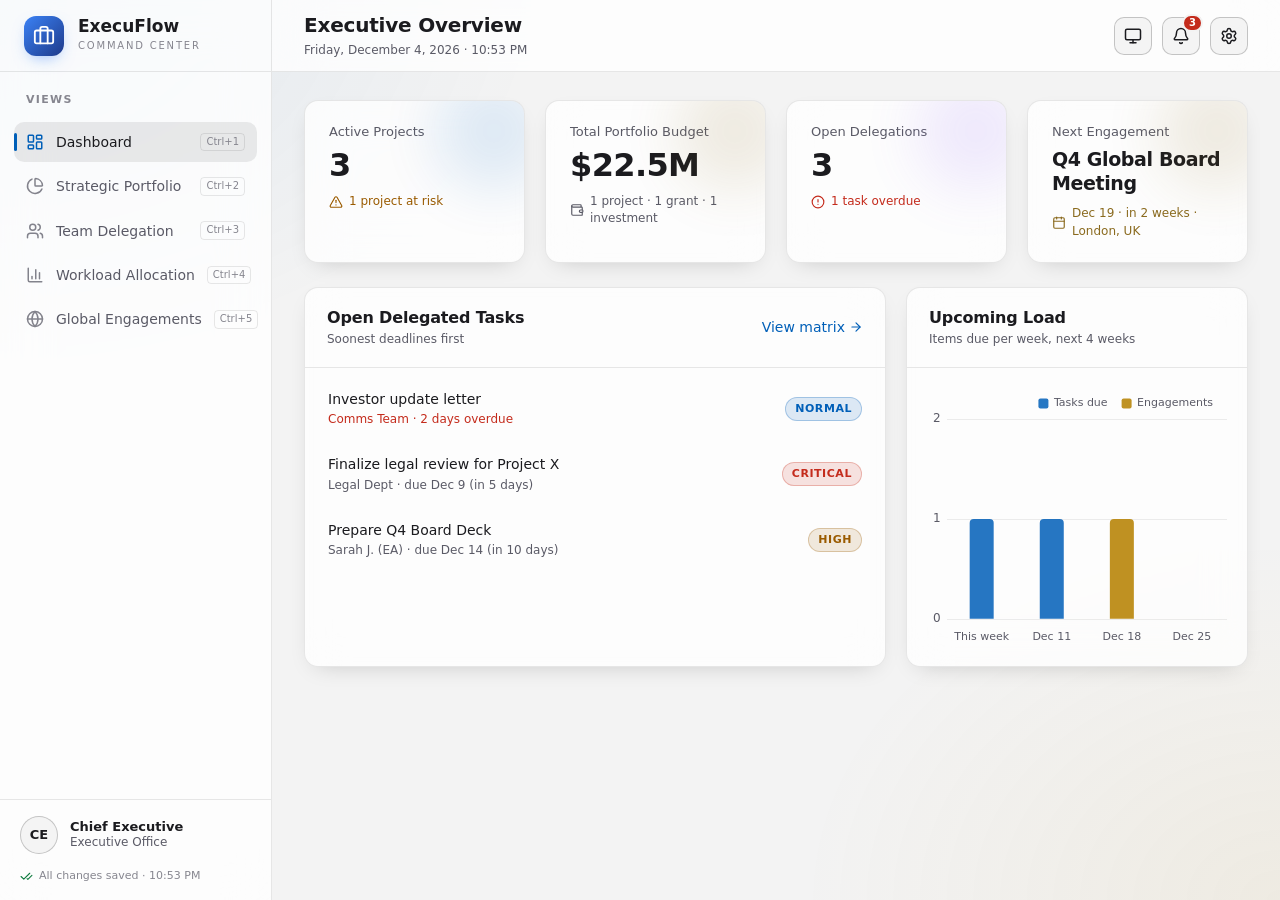
<file: index.html>
<!DOCTYPE html>
<html lang="en" data-theme="dark">
<head>
  <meta charset="UTF-8">
  <meta name="viewport" content="width=device-width, initial-scale=1">
  <meta name="color-scheme" content="dark light">
  <meta name="theme-color" content="#0e0e11">
  <meta name="application-name" content="ExecuFlow">
  <meta name="description" content="ExecuFlow is an executive command center: strategic portfolio, team delegation, workload allocation and global engagements in one offline Windows app.">
  <title>ExecuFlow — Executive Command Center</title>

  <link rel="manifest" href="manifest.webmanifest">
  <link rel="icon" href="favicon.ico" sizes="any">
  <link rel="icon" type="image/png" sizes="32x32" href="icon-32.png">
  <link rel="icon" type="image/png" sizes="192x192" href="icon-192.png">
  <link rel="apple-touch-icon" href="icon-180.png">
  <link rel="stylesheet" href="app.css">

  <!-- Apply the saved theme before first paint to avoid a flash -->
  <script>
    (function () {
      var theme = 'system';
      try { var s = JSON.parse(localStorage.getItem('execuflow.v1') || '{}'); theme = (s.settings && s.settings.theme) || 'system'; } catch (e) {}
      if (theme === 'system') theme = window.matchMedia('(prefers-color-scheme: dark)').matches ? 'dark' : 'light';
      document.documentElement.setAttribute('data-theme', theme);
      var meta = document.querySelector('meta[name="theme-color"]');
      if (meta) meta.setAttribute('content', theme === 'dark' ? '#0e0e11' : '#f3f3f3');
    })();
  </script>
</head>
<body>
  <!-- Lucide icons v1.52.0 (ISC license, https://lucide.dev) bundled as an inline sprite -->
  <svg xmlns="http://www.w3.org/2000/svg" style="display:none" aria-hidden="true">
    <symbol id="i-briefcase" viewBox="0 0 24 24"><path d="M16 20V4a2 2 0 0 0-2-2h-4a2 2 0 0 0-2 2v16" /> <rect width="20" height="14" x="2" y="6" rx="2" /></symbol>
    <symbol id="i-layout-dashboard" viewBox="0 0 24 24"><rect width="7" height="9" x="3" y="3" rx="1" /> <rect width="7" height="5" x="14" y="3" rx="1" /> <rect width="7" height="9" x="14" y="12" rx="1" /> <rect width="7" height="5" x="3" y="16" rx="1" /></symbol>
    <symbol id="i-chart-pie" viewBox="0 0 24 24"><path d="M21 12c.552 0 1.005-.449.95-.998a10 10 0 0 0-8.953-8.951c-.55-.055-.998.398-.998.95v8a1 1 0 0 0 1 1z" /> <path d="M21.21 15.89A10 10 0 1 1 8 2.83" /></symbol>
    <symbol id="i-users" viewBox="0 0 24 24"><path d="M16 21v-2a4 4 0 0 0-4-4H6a4 4 0 0 0-4 4v2" /> <path d="M16 3.128a4 4 0 0 1 0 7.744" /> <path d="M22 21v-2a4 4 0 0 0-3-3.87" /> <circle cx="9" cy="7" r="4" /></symbol>
    <symbol id="i-chart-column" viewBox="0 0 24 24"><path d="M3 3v16a2 2 0 0 0 2 2h16" /> <path d="M18 17V9" /> <path d="M13 17V5" /> <path d="M8 17v-3" /></symbol>
    <symbol id="i-globe" viewBox="0 0 24 24"><circle cx="12" cy="12" r="10" /> <path d="M12 2a14.5 14.5 0 0 0 0 20 14.5 14.5 0 0 0 0-20" /> <path d="M2 12h20" /></symbol>
    <symbol id="i-menu" viewBox="0 0 24 24"><path d="M4 5h16" /> <path d="M4 12h16" /> <path d="M4 19h16" /></symbol>
    <symbol id="i-x" viewBox="0 0 24 24"><path d="M18 6 6 18" /> <path d="m6 6 12 12" /></symbol>
    <symbol id="i-bell" viewBox="0 0 24 24"><path d="M10.268 21a2 2 0 0 0 3.464 0" /> <path d="M3.262 15.326A1 1 0 0 0 4 17h16a1 1 0 0 0 .74-1.673C19.41 13.956 18 12.499 18 8A6 6 0 0 0 6 8c0 4.499-1.411 5.956-2.738 7.326" /></symbol>
    <symbol id="i-plus" viewBox="0 0 24 24"><path d="M5 12h14" /> <path d="M12 5v14" /></symbol>
    <symbol id="i-user-plus" viewBox="0 0 24 24"><path d="M16 21v-2a4 4 0 0 0-4-4H6a4 4 0 0 0-4 4v2" /> <circle cx="9" cy="7" r="4" /> <line x1="19" x2="19" y1="8" y2="14" /> <line x1="22" x2="16" y1="11" y2="11" /></symbol>
    <symbol id="i-calendar-plus" viewBox="0 0 24 24"><path d="M16 18h6" /> <path d="M16 2v3" /> <path d="M19 15v6" /> <path d="M21 11.5V5a2 2 0 00-2-2H5a2 2 0 00-2 2v14a2 2 0 002 2h8.3" /> <path d="M3 9h18" /> <path d="M8 2v3" /></symbol>
    <symbol id="i-calendar" viewBox="0 0 24 24"><path d="M8 2v3" /> <path d="M16 2v3" /> <rect x="3" y="3" width="18" height="18" rx="2" /> <path d="M3 9h18" /></symbol>
    <symbol id="i-calendar-days" viewBox="0 0 24 24"><path d="M8 2v3" /> <path d="M16 2v3" /> <rect x="3" y="3" width="18" height="18" rx="2" /> <path d="M3 9h18" /> <path d="M8 13h.01" /> <path d="M12 13h.01" /> <path d="M16 13h.01" /> <path d="M8 17h.01" /> <path d="M12 17h.01" /> <path d="M16 17h.01" /></symbol>
    <symbol id="i-trending-up" viewBox="0 0 24 24"><path d="M16 7h6v6" /> <path d="m22 7-8.5 8.5-5-5L2 17" /></symbol>
    <symbol id="i-circle-alert" viewBox="0 0 24 24"><circle cx="12" cy="12" r="10" /> <line x1="12" x2="12" y1="8" y2="12" /> <line x1="12" x2="12.01" y1="16" y2="16" /></symbol>
    <symbol id="i-circle-check" viewBox="0 0 24 24"><circle cx="12" cy="12" r="10" /> <path d="m16 9-5.5 5.5L8 12" /></symbol>
    <symbol id="i-check" viewBox="0 0 24 24"><path d="M20 6 9 17l-5-5" /></symbol>
    <symbol id="i-trash-2" viewBox="0 0 24 24"><path d="M10 11v6" /> <path d="M14 11v6" /> <path d="M19 6v14a2 2 0 0 1-2 2H7a2 2 0 0 1-2-2V6" /> <path d="M3 6h18" /> <path d="M8 6V4a2 2 0 0 1 2-2h4a2 2 0 0 1 2 2v2" /></symbol>
    <symbol id="i-pencil" viewBox="0 0 24 24"><path d="M21.174 6.812a1 1 0 0 0-3.986-3.987L3.842 16.174a2 2 0 0 0-.5.83l-1.321 4.352a.5.5 0 0 0 .623.622l4.353-1.32a2 2 0 0 0 .83-.497z" /> <path d="m15 5 4 4" /></symbol>
    <symbol id="i-map-pin" viewBox="0 0 24 24"><path d="M20 10c0 4.993-5.539 10.193-7.399 11.799a1 1 0 0 1-1.202 0C9.539 20.193 4 14.993 4 10a8 8 0 0 1 16 0" /> <circle cx="12" cy="10" r="3" /></symbol>
    <symbol id="i-clock" viewBox="0 0 24 24"><circle cx="12" cy="12" r="10" /> <path d="M12 6v6l4 2" /></symbol>
    <symbol id="i-info" viewBox="0 0 24 24"><circle cx="12" cy="12" r="10" /> <path d="M12 16v-4" /> <path d="M12 8h.01" /></symbol>
    <symbol id="i-download" viewBox="0 0 24 24"><path d="M12 15V3" /> <path d="M21 15v4a2 2 0 0 1-2 2H5a2 2 0 0 1-2-2v-4" /> <path d="m7 10 5 5 5-5" /></symbol>
    <symbol id="i-upload" viewBox="0 0 24 24"><path d="M12 3v12" /> <path d="m17 8-5-5-5 5" /> <path d="M21 15v4a2 2 0 0 1-2 2H5a2 2 0 0 1-2-2v-4" /></symbol>
    <symbol id="i-settings" viewBox="0 0 24 24"><path d="M9.671 4.136a2.34 2.34 0 0 1 4.659 0 2.34 2.34 0 0 0 3.319 1.915 2.34 2.34 0 0 1 2.33 4.033 2.34 2.34 0 0 0 0 3.831 2.34 2.34 0 0 1-2.33 4.033 2.34 2.34 0 0 0-3.319 1.915 2.34 2.34 0 0 1-4.659 0 2.34 2.34 0 0 0-3.32-1.915 2.34 2.34 0 0 1-2.33-4.033 2.34 2.34 0 0 0 0-3.831A2.34 2.34 0 0 1 6.35 6.051a2.34 2.34 0 0 0 3.319-1.915" /> <circle cx="12" cy="12" r="3" /></symbol>
    <symbol id="i-sun" viewBox="0 0 24 24"><circle cx="12" cy="12" r="4" /> <path d="M12 2v2" /> <path d="M12 20v2" /> <path d="m4.93 4.93 1.41 1.41" /> <path d="m17.66 17.66 1.41 1.41" /> <path d="M2 12h2" /> <path d="M20 12h2" /> <path d="m6.34 17.66-1.41 1.41" /> <path d="m19.07 4.93-1.41 1.41" /></symbol>
    <symbol id="i-moon" viewBox="0 0 24 24"><path d="M20.985 12.486a9 9 0 1 1-9.473-9.472c.405-.022.617.46.402.803a6 6 0 0 0 8.268 8.268c.344-.215.825-.004.803.401" /></symbol>
    <symbol id="i-monitor" viewBox="0 0 24 24"><rect width="20" height="14" x="2" y="3" rx="2" /> <line x1="8" x2="16" y1="21" y2="21" /> <line x1="12" x2="12" y1="17" y2="21" /></symbol>
    <symbol id="i-chevron-right" viewBox="0 0 24 24"><path d="m9 18 6-6-6-6" /></symbol>
    <symbol id="i-triangle-alert" viewBox="0 0 24 24"><path d="m21.73 18-8-14a2 2 0 0 0-3.48 0l-8 14A2 2 0 0 0 4 21h16a2 2 0 0 0 1.73-3" /> <path d="M12 9v4" /> <path d="M12 17h.01" /></symbol>
    <symbol id="i-database" viewBox="0 0 24 24"><ellipse cx="12" cy="5" rx="9" ry="3" /> <path d="M3 5V19A9 3 0 0 0 21 19V5" /> <path d="M3 12A9 3 0 0 0 21 12" /></symbol>
    <symbol id="i-shield-check" viewBox="0 0 24 24"><path d="M20 13c0 5-3.5 7.5-7.66 8.95a1 1 0 0 1-.67-.01C7.5 20.5 4 18 4 13V6a1 1 0 0 1 1-1c2 0 4.5-1.2 6.24-2.72a1.17 1.17 0 0 1 1.52 0C14.51 3.81 17 5 19 5a1 1 0 0 1 1 1z" /> <path d="m9 12 2 2 4-4" /></symbol>
    <symbol id="i-arrow-right" viewBox="0 0 24 24"><path d="M5 12h14" /> <path d="m12 5 7 7-7 7" /></symbol>
    <symbol id="i-rotate-ccw" viewBox="0 0 24 24"><path d="M3 12a9 9 0 1 0 9-9 9.75 9.75 0 0 0-6.74 2.74L3 8" /> <path d="M3 3v5h5" /></symbol>
    <symbol id="i-external-link" viewBox="0 0 24 24"><path d="M15 3h6v6" /> <path d="M10 14 21 3" /> <path d="M18 13v6a2 2 0 0 1-2 2H5a2 2 0 0 1-2-2V8a2 2 0 0 1 2-2h6" /></symbol>
    <symbol id="i-mail" viewBox="0 0 24 24"><path d="m22 7-8.991 5.727a2 2 0 0 1-2.009 0L2 7" /> <rect x="2" y="4" width="20" height="16" rx="2" /></symbol>
    <symbol id="i-inbox" viewBox="0 0 24 24"><polyline points="22 12 16 12 14 15 10 15 8 12 2 12" /> <path d="M5.45 5.11 2 12v6a2 2 0 0 0 2 2h16a2 2 0 0 0 2-2v-6l-3.45-6.89A2 2 0 0 0 16.76 4H7.24a2 2 0 0 0-1.79 1.11z" /></symbol>
    <symbol id="i-wallet" viewBox="0 0 24 24"><path d="M19 7V4a1 1 0 0 0-1-1H5a2 2 0 0 0 0 4h15a1 1 0 0 1 1 1v4h-3a2 2 0 0 0 0 4h3a1 1 0 0 0 1-1v-2a1 1 0 0 0-1-1" /> <path d="M3 5v14a2 2 0 0 0 2 2h15a1 1 0 0 0 1-1v-4" /></symbol>
    <symbol id="i-activity" viewBox="0 0 24 24"><path d="M22 12h-2.48a2 2 0 0 0-1.93 1.46l-2.35 8.36a.25.25 0 0 1-.48 0L9.24 2.18a.25.25 0 0 0-.48 0l-2.35 8.36A2 2 0 0 1 4.49 12H2" /></symbol>
    <symbol id="i-flag" viewBox="0 0 24 24"><path d="M4 22V4a1 1 0 0 1 .4-.8A6 6 0 0 1 8 2c3 0 5 2 7.333 2q2 0 3.067-.8A1 1 0 0 1 20 4v10a1 1 0 0 1-.4.8A6 6 0 0 1 16 16c-3 0-5-2-8-2a6 6 0 0 0-4 1.528" /></symbol>
    <symbol id="i-clipboard-list" viewBox="0 0 24 24"><rect width="8" height="4" x="8" y="2" rx="1" ry="1" /> <path d="M16 4h2a2 2 0 0 1 2 2v14a2 2 0 0 1-2 2H6a2 2 0 0 1-2-2V6a2 2 0 0 1 2-2h2" /> <path d="M12 11h4" /> <path d="M12 16h4" /> <path d="M8 11h.01" /> <path d="M8 16h.01" /></symbol>
    <symbol id="i-check-check" viewBox="0 0 24 24"><path d="M18 6 7 17l-5-5" /> <path d="m22 10-7.5 7.5L13 16" /></symbol>
    <symbol id="i-save" viewBox="0 0 24 24"><path d="M15.2 3a2 2 0 0 1 1.4.6l3.8 3.8a2 2 0 0 1 .6 1.4V19a2 2 0 0 1-2 2H5a2 2 0 0 1-2-2V5a2 2 0 0 1 2-2z" /> <path d="M17 21v-7a1 1 0 0 0-1-1H8a1 1 0 0 0-1 1v7" /> <path d="M7 3v4a1 1 0 0 0 1 1h7" /></symbol>
    <symbol id="i-sparkles" viewBox="0 0 24 24"><path d="M11.017 2.814a1 1 0 0 1 1.966 0l1.051 5.558a2 2 0 0 0 1.594 1.594l5.558 1.051a1 1 0 0 1 0 1.966l-5.558 1.051a2 2 0 0 0-1.594 1.594l-1.051 5.558a1 1 0 0 1-1.966 0l-1.051-5.558a2 2 0 0 0-1.594-1.594l-5.558-1.051a1 1 0 0 1 0-1.966l5.558-1.051a2 2 0 0 0 1.594-1.594z" /> <path d="M20 2v4" /> <path d="M22 4h-4" /> <circle cx="4" cy="20" r="2" /></symbol>
    <symbol id="i-refresh-cw" viewBox="0 0 24 24"><path d="M3 12a9 9 0 0 1 9-9 9.75 9.75 0 0 1 6.74 2.74L21 8" /> <path d="M21 3v5h-5" /> <path d="M21 12a9 9 0 0 1-9 9 9.75 9.75 0 0 1-6.74-2.74L3 16" /> <path d="M8 16H3v5" /></symbol>
  </svg>

  <div class="ambient" aria-hidden="true"></div>

  <div class="app">
    <!-- ===== Sidebar ===== -->
    <aside class="sidebar" id="sidebar" aria-label="Main navigation">
      <div class="brand">
        <div class="brand-logo"><svg class="icon icon-lg"><use href="#i-briefcase"></use></svg></div>
        <div>
          <div class="brand-name">ExecuFlow</div>
          <div class="brand-sub">Command Center</div>
        </div>
        <button class="btn btn-icon sm brand-close" id="sidebar-close" type="button" aria-label="Close navigation"><svg class="icon"><use href="#i-x"></use></svg></button>
      </div>

      <nav class="nav">
        <div class="nav-label">Views</div>
        <button class="nav-item" type="button" data-view="dashboard"><svg class="icon"><use href="#i-layout-dashboard"></use></svg> Dashboard <kbd>Ctrl+1</kbd></button>
        <button class="nav-item" type="button" data-view="portfolio"><svg class="icon"><use href="#i-chart-pie"></use></svg> Strategic Portfolio <kbd>Ctrl+2</kbd></button>
        <button class="nav-item" type="button" data-view="delegation"><svg class="icon"><use href="#i-users"></use></svg> Team Delegation <kbd>Ctrl+3</kbd></button>
        <button class="nav-item" type="button" data-view="workload"><svg class="icon"><use href="#i-chart-column"></use></svg> Workload Allocation <kbd>Ctrl+4</kbd></button>
        <button class="nav-item" type="button" data-view="engagements"><svg class="icon"><use href="#i-globe"></use></svg> Global Engagements <kbd>Ctrl+5</kbd></button>
      </nav>

      <div class="sidebar-footer">
        <button class="profile" id="profile-btn" type="button" title="Edit your profile">
          <div class="avatar" id="profile-avatar">CE</div>
          <div>
            <div class="profile-name" id="profile-name">Chief Executive</div>
            <div class="profile-title" id="profile-title">Executive Office</div>
          </div>
        </button>
        <div class="saved-state" id="saved-state"><svg class="icon"><use href="#i-check-check"></use></svg> <span>All changes saved on this device</span></div>
      </div>
    </aside>
    <div class="scrim" id="scrim"></div>

    <!-- ===== Content ===== -->
    <div class="content">
      <header class="topbar">
        <div class="topbar-left">
          <button class="btn btn-icon menu-btn" id="menu-btn" type="button" aria-label="Open navigation"><svg class="icon"><use href="#i-menu"></use></svg></button>
          <div style="min-width:0">
            <h1 class="page-title" id="page-title">Executive Overview</h1>
            <p class="page-date" id="page-date"></p>
          </div>
        </div>
        <div class="topbar-actions">
          <button class="btn btn-icon" id="theme-btn" type="button" aria-label="Switch theme" title="Switch theme"><svg class="icon" id="theme-icon"><use href="#i-sun"></use></svg></button>
          <button class="btn btn-icon" id="alerts-btn" type="button" aria-label="Alerts" aria-haspopup="true" aria-expanded="false" title="Alerts">
            <svg class="icon"><use href="#i-bell"></use></svg>
            <span class="badge" id="alerts-badge" hidden>0</span>
          </button>
          <button class="btn btn-icon" id="settings-btn" type="button" aria-label="Settings" title="Settings"><svg class="icon"><use href="#i-settings"></use></svg></button>

          <div class="popover" id="alerts-popover" hidden role="dialog" aria-label="Alerts">
            <div class="popover-head">Needs attention <span id="alerts-count"></span></div>
            <div class="popover-list" id="alerts-list"></div>
          </div>
        </div>
      </header>

      <main id="main">
        <!-- Dashboard -->
        <section class="view" id="view-dashboard" aria-labelledby="page-title">
          <div class="kpi-grid">
            <div class="card kpi" style="--kpi-glow: var(--accent)">
              <div class="kpi-label">Active Projects</div>
              <div class="kpi-value" id="kpi-projects">0</div>
              <div class="kpi-sub" id="kpi-projects-sub"></div>
            </div>
            <div class="card kpi" style="--kpi-glow: var(--gold)">
              <div class="kpi-label">Total Portfolio Budget</div>
              <div class="kpi-value" id="kpi-budget">$0M</div>
              <div class="kpi-sub" id="kpi-budget-sub"></div>
            </div>
            <div class="card kpi" style="--kpi-glow: #8b5cf6">
              <div class="kpi-label">Open Delegations</div>
              <div class="kpi-value" id="kpi-tasks">0</div>
              <div class="kpi-sub" id="kpi-tasks-sub"></div>
            </div>
            <div class="card kpi" style="--kpi-glow: var(--gold)">
              <div class="kpi-label">Next Engagement</div>
              <div class="kpi-value text" id="kpi-next">—</div>
              <div class="kpi-sub gold" id="kpi-next-sub"></div>
            </div>
          </div>

          <div class="dash-split">
            <div class="card">
              <div class="card-head">
                <div><h3>Open Delegated Tasks</h3><div class="sub">Soonest deadlines first</div></div>
                <button class="btn-link" type="button" data-nav="delegation">View matrix <svg class="icon icon-sm"><use href="#i-arrow-right"></use></svg></button>
              </div>
              <div class="list" id="dash-tasks"></div>
            </div>
            <div class="card chart-card">
              <div class="card-head">
                <div><h3>Upcoming Load</h3><div class="sub">Items due per week, next 4 weeks</div></div>
              </div>
              <div class="chart-box"><canvas id="chart-upcoming" role="img" aria-label="Items due per week for the next four weeks"></canvas><div class="chart-empty" id="empty-upcoming" hidden>Nothing is due in the next 4 weeks.</div></div>
            </div>
          </div>
        </section>

        <!-- Portfolio -->
        <section class="view" id="view-portfolio">
          <div class="view-toolbar">
            <p id="portfolio-summary">Monitor multi-institutional grants and high-stakes projects.</p>
            <button class="btn btn-primary" type="button" data-add="project"><svg class="icon"><use href="#i-plus"></use></svg> New Project</button>
          </div>
          <div class="grid-cards" id="portfolio-grid"></div>
          <div id="portfolio-empty" hidden></div>
        </section>

        <!-- Delegation -->
        <section class="view" id="view-delegation">
          <div class="view-toolbar">
            <p id="delegation-summary">Assign and track work packages across assistants and departments.</p>
            <button class="btn btn-primary" type="button" data-add="task"><svg class="icon"><use href="#i-user-plus"></use></svg> Delegate Task</button>
          </div>
          <div class="card" id="delegation-card">
            <div class="table-wrap">
              <table>
                <thead>
                  <tr>
                    <th>Task / Work Package</th>
                    <th>Assignee</th>
                    <th>Priority</th>
                    <th>Deadline</th>
                    <th>Status</th>
                    <th style="text-align:right">Actions</th>
                  </tr>
                </thead>
                <tbody id="delegation-list"></tbody>
              </table>
            </div>
            <div id="delegation-empty" hidden></div>
          </div>
        </section>

        <!-- Workload -->
        <section class="view" id="view-workload">
          <div class="view-toolbar">
            <p id="workload-summary">Bandwidth and resource allocation, computed live from your portfolio, delegations and engagements.</p>
          </div>
          <div class="chart-grid">
            <div class="card chart-card">
              <div class="card-head"><div><h3>Load by Assignee</h3><div class="sub">Open tasks weighted by priority (Normal 1 · High 2 · Critical 3)</div></div></div>
              <div class="chart-box"><canvas id="chart-assignee" role="img" aria-label="Open workload points per assignee"></canvas><div class="chart-empty" id="empty-assignee" hidden>Delegate a task to see the load per assignee.</div></div>
            </div>
            <div class="card chart-card">
              <div class="card-head"><div><h3>Budget by Project</h3><div class="sub">Portfolio allocation in $M</div></div></div>
              <div class="chart-box"><canvas id="chart-budget" role="img" aria-label="Budget per project in millions"></canvas><div class="chart-empty" id="empty-budget" hidden>Add a project to see the budget allocation.</div></div>
            </div>
            <div class="card chart-card">
              <div class="card-head"><div><h3>Deadline Pipeline</h3><div class="sub">Tasks and engagements due per week, next 8 weeks</div></div></div>
              <div class="chart-box"><canvas id="chart-pipeline" role="img" aria-label="Tasks and engagements due per week for the next eight weeks"></canvas><div class="chart-empty" id="empty-pipeline" hidden>Nothing is due in the next 8 weeks.</div></div>
            </div>
            <div class="card chart-card">
              <div class="card-head"><div><h3>Delegation Status</h3><div class="sub">Work packages by status</div></div></div>
              <div class="chart-box"><canvas id="chart-status" role="img" aria-label="Number of tasks per status"></canvas><div class="chart-empty" id="empty-status" hidden>Delegate a task to see the status mix.</div></div>
            </div>
          </div>
        </section>

        <!-- Engagements -->
        <section class="view" id="view-engagements">
          <div class="view-toolbar">
            <p id="engagements-summary">Track upcoming international keynotes, board meetings and travel.</p>
            <button class="btn btn-primary" type="button" data-add="engagement"><svg class="icon"><use href="#i-calendar-plus"></use></svg> Add Event</button>
          </div>
          <div class="timeline" id="engagements-timeline"></div>
          <div id="engagements-empty" hidden></div>
        </section>
      </main>
    </div>
  </div>

  <!-- ===== Record dialog (add / edit) ===== -->
  <dialog id="record-dialog" aria-labelledby="record-title">
    <form id="record-form" method="dialog" novalidate>
      <div class="dialog-head">
        <h3 id="record-title">Add</h3>
        <button class="btn btn-icon sm" type="button" data-close aria-label="Close"><svg class="icon"><use href="#i-x"></use></svg></button>
      </div>
      <div class="dialog-body" id="record-fields"></div>
      <div class="dialog-foot">
        <button class="btn" type="button" data-close>Cancel</button>
        <button class="btn btn-primary" type="submit" id="record-submit">Save</button>
      </div>
    </form>
  </dialog>

  <!-- ===== Confirm dialog ===== -->
  <dialog id="confirm-dialog" class="dialog sm" aria-labelledby="confirm-title">
    <div class="dialog-body">
      <div class="confirm-icon" id="confirm-icon"><svg class="icon icon-lg"><use href="#i-triangle-alert"></use></svg></div>
      <h3 id="confirm-title">Are you sure?</h3>
      <p class="confirm-msg" id="confirm-msg"></p>
    </div>
    <div class="dialog-foot">
      <button class="btn" type="button" id="confirm-cancel">Cancel</button>
      <button class="btn btn-danger" type="button" id="confirm-ok">Delete</button>
    </div>
  </dialog>

  <!-- ===== Settings dialog ===== -->
  <dialog id="settings-dialog" aria-labelledby="settings-title">
    <div class="dialog-head">
      <h3 id="settings-title">Settings</h3>
      <button class="btn btn-icon sm" type="button" data-close aria-label="Close"><svg class="icon"><use href="#i-x"></use></svg></button>
    </div>
    <div class="dialog-body">
      <div class="settings-section">
        <h4>Appearance</h4>
        <div class="segmented" role="radiogroup" aria-label="Theme">
          <label><input type="radio" name="theme" value="system"><span><svg class="icon icon-sm"><use href="#i-monitor"></use></svg> Windows</span></label>
          <label><input type="radio" name="theme" value="light"><span><svg class="icon icon-sm"><use href="#i-sun"></use></svg> Light</span></label>
          <label><input type="radio" name="theme" value="dark"><span><svg class="icon icon-sm"><use href="#i-moon"></use></svg> Dark</span></label>
        </div>
      </div>

      <div class="settings-section">
        <h4>Profile</h4>
        <div class="field-row">
          <div class="field"><label for="set-name">Your name</label><input class="input" id="set-name" type="text" maxlength="60" placeholder="Chief Executive"></div>
          <div class="field"><label for="set-title">Title</label><input class="input" id="set-title" type="text" maxlength="60" placeholder="Executive Office"></div>
        </div>
      </div>

      <div class="settings-section">
        <h4>Data &amp; backup</h4>
        <p class="hint">Everything is saved automatically on this device. Export a backup file regularly and keep it somewhere safe (OneDrive, a USB stick) — it restores your full command center on any PC.</p>
        <div class="settings-actions">
          <button class="btn" type="button" id="export-btn"><svg class="icon"><use href="#i-download"></use></svg> Export backup</button>
          <button class="btn" type="button" id="import-btn"><svg class="icon"><use href="#i-upload"></use></svg> Import backup</button>
          <button class="btn btn-ghost" type="button" id="sample-btn"><svg class="icon"><use href="#i-sparkles"></use></svg> Load sample data</button>
          <button class="btn btn-ghost" type="button" id="clear-btn" style="color: var(--danger)"><svg class="icon"><use href="#i-trash-2"></use></svg> Clear all data</button>
        </div>
      </div>

      <div class="settings-section">
        <h4>About</h4>
        <p class="about"><strong>ExecuFlow</strong> <span id="about-version"></span> — Executive Command Center.<br>Works fully offline; your data never leaves this device.<br>Support: <a href="mailto:haymohsen@gmail.com">haymohsen@gmail.com</a></p>
      </div>
    </div>
    <div class="dialog-foot">
      <button class="btn btn-primary" type="button" data-close>Done</button>
    </div>
  </dialog>

  <input type="file" id="import-file" accept="application/json,.json" hidden>
  <div class="toasts" id="toasts" aria-live="polite"></div>

  <script src="chart.umd.js"></script>
  <script src="app.js"></script>
</body>
</html>
</file>
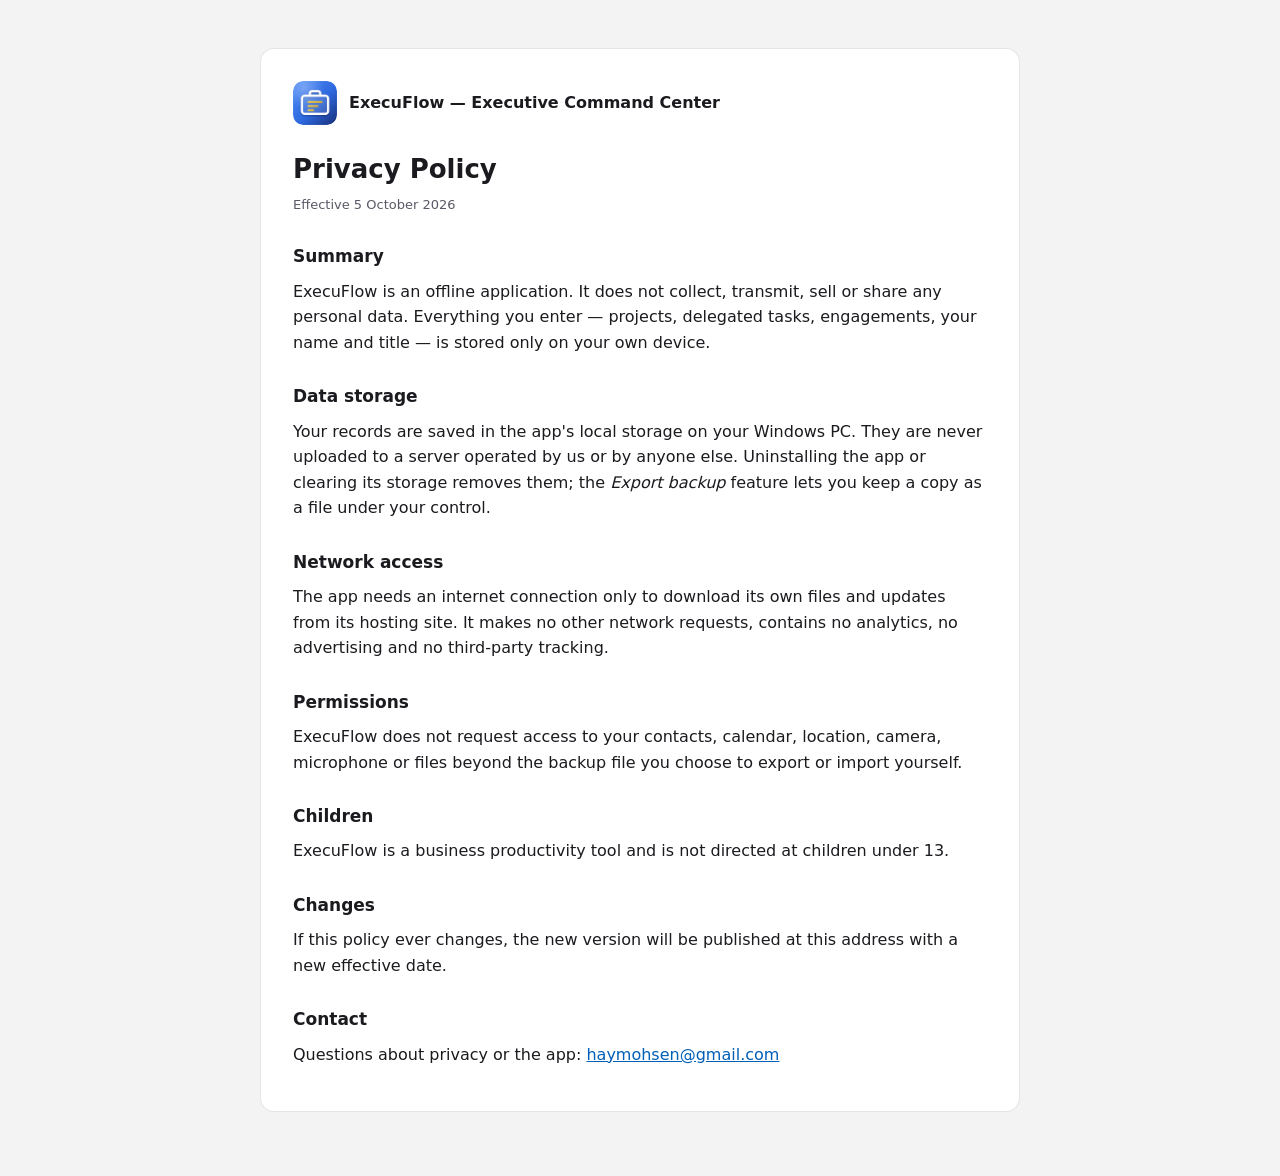
<file: privacy.html>
<!DOCTYPE html>
<html lang="en">
<head>
  <meta charset="UTF-8">
  <meta name="viewport" content="width=device-width, initial-scale=1">
  <meta name="color-scheme" content="dark light">
  <title>ExecuFlow — Privacy Policy</title>
  <link rel="icon" href="favicon.ico">
  <style>
    :root { color-scheme: dark light; --bg: #0e0e11; --card: #1c1c21; --text: #f4f4f5; --muted: #a1a1aa; --accent: #3b82f6; --border: rgba(255,255,255,0.1); }
    @media (prefers-color-scheme: light) { :root { --bg: #f3f3f3; --card: #ffffff; --text: #1b1b1f; --muted: #5a5a66; --accent: #005fb8; --border: rgba(0,0,0,0.1); } }
    body { margin: 0; font-family: "Segoe UI Variable Text", "Segoe UI", system-ui, sans-serif; background: var(--bg); color: var(--text); line-height: 1.6; }
    main { max-width: 760px; margin: 0 auto; padding: 48px 24px 64px; }
    .card { background: var(--card); border: 1px solid var(--border); border-radius: 14px; padding: 32px; }
    h1 { font-size: 26px; margin: 0 0 4px; } h2 { font-size: 17px; margin: 28px 0 8px; }
    .meta { color: var(--muted); font-size: 13px; margin-bottom: 24px; }
    p { margin: 0 0 12px; } a { color: var(--accent); }
    .brand { display: flex; align-items: center; gap: 12px; margin-bottom: 24px; }
    .brand img { width: 44px; height: 44px; border-radius: 10px; }
  </style>
</head>
<body>
  <main>
    <div class="card">
      <div class="brand"><img src="icon-96.png" alt=""><strong>ExecuFlow — Executive Command Center</strong></div>
      <h1>Privacy Policy</h1>
      <div class="meta">Effective 5 October 2026</div>

      <h2>Summary</h2>
      <p>ExecuFlow is an offline application. It does not collect, transmit, sell or share any personal data. Everything you enter — projects, delegated tasks, engagements, your name and title — is stored only on your own device.</p>

      <h2>Data storage</h2>
      <p>Your records are saved in the app's local storage on your Windows PC. They are never uploaded to a server operated by us or by anyone else. Uninstalling the app or clearing its storage removes them; the <em>Export backup</em> feature lets you keep a copy as a file under your control.</p>

      <h2>Network access</h2>
      <p>The app needs an internet connection only to download its own files and updates from its hosting site. It makes no other network requests, contains no analytics, no advertising and no third-party tracking.</p>

      <h2>Permissions</h2>
      <p>ExecuFlow does not request access to your contacts, calendar, location, camera, microphone or files beyond the backup file you choose to export or import yourself.</p>

      <h2>Children</h2>
      <p>ExecuFlow is a business productivity tool and is not directed at children under 13.</p>

      <h2>Changes</h2>
      <p>If this policy ever changes, the new version will be published at this address with a new effective date.</p>

      <h2>Contact</h2>
      <p>Questions about privacy or the app: <a href="mailto:haymohsen@gmail.com">haymohsen@gmail.com</a></p>
    </div>
  </main>
</body>
</html>
</file>
<file: app.css>
/* ==========================================================================
   ExecuFlow — Executive Command Center
   Fluent-inspired design system with light + dark themes.
   Every color is a token below; components reference tokens only.
   ========================================================================== */

:root {
  --font: "Segoe UI Variable Text", "Segoe UI Variable", "Segoe UI", system-ui, -apple-system, "Helvetica Neue", Roboto, sans-serif;
  --font-display: "Segoe UI Variable Display", "Segoe UI Variable", "Segoe UI", system-ui, -apple-system, Roboto, sans-serif;

  --radius-sm: 6px;
  --radius: 10px;
  --radius-lg: 14px;
  --sidebar-w: 272px;
  --topbar-h: 72px;
  --content-pad: 32px;

  --ease: cubic-bezier(0.16, 1, 0.3, 1);
  --dur: 220ms;

  /* ---------- Dark theme (default) ---------- */
  color-scheme: dark;
  --bg: #0e0e11;
  --bg-glow-1: rgba(59, 130, 246, 0.10);
  --bg-glow-2: rgba(212, 175, 55, 0.06);
  --surface: rgba(28, 28, 33, 0.74);
  --surface-solid: #1c1c21;
  --surface-raised: #232329;
  --surface-2: rgba(255, 255, 255, 0.045);
  --hover: rgba(255, 255, 255, 0.07);
  --active: rgba(255, 255, 255, 0.11);
  --border: rgba(255, 255, 255, 0.08);
  --border-strong: rgba(255, 255, 255, 0.18);
  --text: #f4f4f5;
  --text-2: #a1a1aa;
  --text-3: #71717a;
  --accent: #3b82f6;
  --accent-hover: #5593f8;
  --accent-ink: #ffffff;
  --accent-soft: rgba(59, 130, 246, 0.18);
  --gold: #d4af37;
  --gold-soft: rgba(212, 175, 55, 0.14);
  --success: #34d399;
  --warning: #fbbf24;
  --danger: #f87171;
  --info: #60a5fa;
  --shadow: 0 8px 32px -8px rgba(0, 0, 0, 0.55);
  --shadow-lg: 0 24px 64px -16px rgba(0, 0, 0, 0.7);
  --scrim: rgba(0, 0, 0, 0.6);
  --scrollbar: rgba(255, 255, 255, 0.16);

  /* charts (validated palette, dark surface) */
  --chart-1: #3b82f6;
  --chart-2: #b48f22;
  --chart-grid: rgba(255, 255, 255, 0.06);
  --chart-text: #a1a1aa;
}

:root[data-theme="light"] {
  color-scheme: light;
  --bg: #f3f3f3;
  --bg-glow-1: rgba(0, 95, 184, 0.08);
  --bg-glow-2: rgba(184, 134, 11, 0.07);
  --surface: rgba(255, 255, 255, 0.78);
  --surface-solid: #ffffff;
  --surface-raised: #ffffff;
  --surface-2: rgba(0, 0, 0, 0.035);
  --hover: rgba(0, 0, 0, 0.05);
  --active: rgba(0, 0, 0, 0.08);
  --border: rgba(0, 0, 0, 0.09);
  --border-strong: rgba(0, 0, 0, 0.2);
  --text: #1b1b1f;
  --text-2: #5a5a66;
  --text-3: #86868f;
  --accent: #005fb8;
  --accent-hover: #0f6cc5;
  --accent-ink: #ffffff;
  --accent-soft: rgba(0, 95, 184, 0.12);
  --gold: #8a6a1e;
  --gold-soft: rgba(184, 134, 11, 0.14);
  --success: #0f7b3f;
  --warning: #9a5b00;
  --danger: #c42b1c;
  --info: #005fb8;
  --shadow: 0 8px 24px -12px rgba(0, 0, 0, 0.22);
  --shadow-lg: 0 24px 64px -20px rgba(0, 0, 0, 0.35);
  --scrim: rgba(0, 0, 0, 0.35);
  --scrollbar: rgba(0, 0, 0, 0.2);

  --chart-1: #005fb8;
  --chart-2: #b8860b;
  --chart-grid: rgba(0, 0, 0, 0.07);
  --chart-text: #5a5a66;
}

/* ---------- Reset & base ---------- */
*, *::before, *::after { box-sizing: border-box; }
html, body { height: 100%; }
body {
  margin: 0;
  font-family: var(--font);
  font-size: 14px;
  line-height: 1.45;
  color: var(--text);
  background: var(--bg);
  overflow: hidden;
  -webkit-font-smoothing: antialiased;
  text-rendering: optimizeLegibility;
}
h1, h2, h3, h4 { margin: 0; font-family: var(--font-display); font-weight: 600; letter-spacing: -0.01em; }
p { margin: 0; }
button { font: inherit; color: inherit; }
a { color: var(--accent); }
::selection { background: var(--accent); color: var(--accent-ink); }
::-webkit-scrollbar { width: 8px; height: 8px; }
::-webkit-scrollbar-track { background: transparent; }
::-webkit-scrollbar-thumb { background: var(--scrollbar); border-radius: 10px; border: 2px solid transparent; background-clip: padding-box; }
:focus-visible { outline: 2px solid var(--text); outline-offset: 2px; border-radius: var(--radius-sm); }
[hidden] { display: none !important; }

.icon { width: 18px; height: 18px; stroke: currentColor; fill: none; stroke-width: 2; stroke-linecap: round; stroke-linejoin: round; flex-shrink: 0; }
.icon-sm { width: 14px; height: 14px; }
.icon-lg { width: 22px; height: 22px; }
.icon-xl { width: 32px; height: 32px; stroke-width: 1.6; }

.ambient {
  position: fixed; inset: 0; z-index: 0; pointer-events: none;
  background:
    radial-gradient(900px 600px at 0% 0%, var(--bg-glow-1), transparent 60%),
    radial-gradient(800px 600px at 100% 100%, var(--bg-glow-2), transparent 60%);
}

/* ---------- Layout ---------- */
.app { position: relative; z-index: 1; display: flex; height: 100%; }

.sidebar {
  width: var(--sidebar-w); flex-shrink: 0; height: 100%;
  display: flex; flex-direction: column;
  background: var(--surface);
  backdrop-filter: blur(24px) saturate(140%); -webkit-backdrop-filter: blur(24px) saturate(140%);
  border-right: 1px solid var(--border);
  z-index: 30;
}
.brand { height: var(--topbar-h); display: flex; align-items: center; gap: 14px; padding: 0 24px; border-bottom: 1px solid var(--border); flex-shrink: 0; }
.brand-logo {
  width: 40px; height: 40px; border-radius: 12px; display: grid; place-items: center; color: #fff;
  background: linear-gradient(135deg, #3b82f6 0%, #1e3a8a 100%);
  box-shadow: 0 6px 16px -6px rgba(59, 130, 246, 0.6);
}
.brand-name { font-size: 17px; font-weight: 600; line-height: 1.1; }
.brand-sub { font-size: 10px; letter-spacing: 0.18em; text-transform: uppercase; color: var(--text-3); margin-top: 3px; }
.brand .brand-close { margin-left: auto; display: none; }

.nav { flex: 1; overflow-y: auto; padding: 20px 14px; display: flex; flex-direction: column; gap: 4px; }
.nav-label { font-size: 11px; font-weight: 600; letter-spacing: 0.12em; text-transform: uppercase; color: var(--text-3); padding: 0 12px; margin-bottom: 10px; }
.nav-item {
  position: relative; display: flex; align-items: center; gap: 12px; width: 100%;
  padding: 10px 12px; border: 0; border-radius: var(--radius); background: transparent; color: var(--text-2);
  font-weight: 500; text-align: left; cursor: pointer; white-space: nowrap; transition: background var(--dur), color var(--dur);
}
.nav-item .icon { opacity: 0.75; }
.nav-item:hover { background: var(--hover); color: var(--text); }
.nav-item.active { background: var(--active); color: var(--text); }
.nav-item.active .icon { opacity: 1; color: var(--accent); }
.nav-item.active::before { content: ""; position: absolute; left: 0; top: 50%; translate: 0 -50%; width: 3px; height: 18px; border-radius: 3px; background: var(--accent); }
.nav-item kbd { margin-left: auto; font-family: var(--font); font-size: 10px; color: var(--text-3); border: 1px solid var(--border); border-radius: 4px; padding: 1px 5px; }

.sidebar-footer { border-top: 1px solid var(--border); padding: 16px 20px; flex-shrink: 0; }
.profile { display: flex; align-items: center; gap: 12px; width: 100%; padding: 6px; margin: -6px; border: 0; background: transparent; border-radius: var(--radius); cursor: pointer; text-align: left; }
.profile:hover { background: var(--hover); }
.avatar { width: 38px; height: 38px; border-radius: 50%; display: grid; place-items: center; font-weight: 600; font-size: 13px; background: var(--surface-2); border: 1px solid var(--border-strong); color: var(--text); flex-shrink: 0; }
.profile-name { font-weight: 600; font-size: 13px; line-height: 1.2; }
.profile-title { font-size: 12px; color: var(--text-2); }
.saved-state { display: flex; align-items: center; gap: 6px; margin-top: 14px; font-size: 11px; color: var(--text-3); }
.saved-state .icon { width: 13px; height: 13px; color: var(--success); }

.scrim { position: fixed; inset: 0; background: var(--scrim); backdrop-filter: blur(4px); z-index: 25; opacity: 0; pointer-events: none; transition: opacity var(--dur); }

.content { flex: 1; min-width: 0; display: flex; flex-direction: column; height: 100%; }

.topbar {
  position: relative; z-index: 20;
  height: var(--topbar-h); flex-shrink: 0; display: flex; align-items: center; justify-content: space-between; gap: 16px;
  padding: 0 var(--content-pad);
  background: var(--surface); backdrop-filter: blur(24px) saturate(140%); -webkit-backdrop-filter: blur(24px) saturate(140%);
  border-bottom: 1px solid var(--border);
}
.topbar-left { display: flex; align-items: center; gap: 12px; min-width: 0; }
.topbar .menu-btn { display: none; }
.page-title { font-size: 20px; white-space: nowrap; overflow: hidden; text-overflow: ellipsis; }
.page-date { font-size: 12px; color: var(--text-2); margin-top: 2px; }
.topbar-actions { display: flex; align-items: center; gap: 10px; position: relative; }

main { flex: 1; overflow-y: auto; padding: 28px var(--content-pad) 48px; scroll-behavior: smooth; }
.view { display: none; flex-direction: column; gap: 24px; }
.view.active { display: flex; animation: fadeUp 320ms var(--ease); }
@keyframes fadeUp { from { opacity: 0; transform: translateY(10px); } to { opacity: 1; transform: none; } }

/* ---------- Buttons ---------- */
.btn {
  display: inline-flex; align-items: center; justify-content: center; gap: 8px;
  padding: 9px 16px; border-radius: var(--radius); border: 1px solid var(--border-strong);
  background: var(--surface-2); color: var(--text); font-weight: 500; cursor: pointer; white-space: nowrap;
  transition: background var(--dur), border-color var(--dur), transform 120ms, box-shadow var(--dur);
}
.btn:hover { background: var(--hover); }
.btn:active { transform: translateY(1px); }
.btn:disabled { opacity: 0.5; cursor: not-allowed; }
.btn-primary { background: var(--accent); border-color: transparent; color: var(--accent-ink); box-shadow: 0 6px 16px -8px var(--accent); }
.btn-primary:hover { background: var(--accent-hover); }
.btn-danger { background: var(--danger); border-color: transparent; color: #fff; }
.btn-danger:hover { filter: brightness(1.08); }
.btn-ghost { background: transparent; border-color: transparent; color: var(--text-2); }
.btn-ghost:hover { background: var(--hover); color: var(--text); }
.btn-link { background: none; border: 0; padding: 0; color: var(--accent); font-weight: 500; cursor: pointer; display: inline-flex; align-items: center; gap: 4px; }
.btn-link:hover { text-decoration: underline; }
.btn-icon { width: 38px; height: 38px; padding: 0; border-radius: var(--radius); position: relative; }
.btn-icon.sm { width: 32px; height: 32px; border-color: transparent; background: transparent; color: var(--text-2); }
.btn-icon.sm:hover { background: var(--hover); color: var(--text); }
.btn-icon.sm.danger:hover { color: var(--danger); }
.btn-icon.sm.success:hover { color: var(--success); }
.badge { position: absolute; top: -4px; right: -4px; min-width: 18px; height: 18px; padding: 0 5px; border-radius: 9px; background: var(--danger); color: #fff; font-size: 10px; font-weight: 700; display: grid; place-items: center; border: 2px solid var(--bg); }

/* ---------- Cards ---------- */
.card {
  background: var(--surface); backdrop-filter: blur(20px) saturate(140%); -webkit-backdrop-filter: blur(20px) saturate(140%);
  border: 1px solid var(--border); border-radius: var(--radius-lg); box-shadow: var(--shadow);
  transition: border-color var(--dur), transform var(--dur);
}
.card-head { display: flex; align-items: center; justify-content: space-between; gap: 12px; padding: 18px 22px; border-bottom: 1px solid var(--border); }
.card-head h3 { font-size: 16px; }
.card-head .sub { font-size: 12px; color: var(--text-2); margin-top: 2px; }
.card-body { padding: 22px; }

.view-toolbar { display: flex; align-items: center; justify-content: space-between; gap: 16px; flex-wrap: wrap; }
.view-toolbar p { color: var(--text-2); }
.view-toolbar strong { color: var(--text); font-weight: 600; }

/* KPI tiles */
.kpi-grid { display: grid; grid-template-columns: repeat(4, minmax(0, 1fr)); gap: 20px; }
.kpi { position: relative; overflow: hidden; padding: 22px 24px; }
.kpi::after { content: ""; position: absolute; top: -30px; right: -30px; width: 120px; height: 120px; border-radius: 50%; background: var(--kpi-glow, var(--accent)); opacity: 0.12; filter: blur(28px); pointer-events: none; }
.kpi-label { font-size: 13px; color: var(--text-2); font-weight: 500; margin-bottom: 6px; }
.kpi-value { font-family: var(--font-display); font-size: 32px; font-weight: 600; line-height: 1.1; letter-spacing: -0.02em; white-space: nowrap; overflow: hidden; text-overflow: ellipsis; }
.kpi-value.text { font-size: 19px; line-height: 1.25; white-space: normal; display: -webkit-box; -webkit-line-clamp: 2; -webkit-box-orient: vertical; overflow: hidden; min-height: 2.5em; }
.kpi-sub { display: flex; align-items: center; gap: 6px; font-size: 12px; margin-top: 10px; color: var(--text-2); }
.kpi-sub.success { color: var(--success); }
.kpi-sub.warning { color: var(--warning); }
.kpi-sub.danger { color: var(--danger); }
.kpi-sub.gold { color: var(--gold); }

.dash-split { display: grid; grid-template-columns: 2fr 1fr; gap: 20px; }
.dash-split .card { display: flex; flex-direction: column; min-height: 380px; }
.list { flex: 1; overflow-y: auto; padding: 8px; }
.list-row {
  display: flex; align-items: center; justify-content: space-between; gap: 14px; width: 100%; padding: 12px 14px;
  border: 1px solid transparent; border-radius: var(--radius); background: transparent; cursor: pointer; text-align: left;
  transition: background var(--dur), border-color var(--dur);
}
.list-row:hover { background: var(--hover); border-color: var(--border); }
.list-row .t { font-weight: 500; }
.list-row .s { font-size: 12px; color: var(--text-2); margin-top: 2px; }
.list-row .s.danger { color: var(--danger); }
.chart-box { position: relative; flex: 1; min-height: 280px; padding: 16px 20px 20px; }
.chart-box canvas { display: block; }

/* Chips */
.chip {
  display: inline-flex; align-items: center; gap: 5px; padding: 3px 9px; border-radius: 999px;
  font-size: 11px; font-weight: 600; letter-spacing: 0.05em; text-transform: uppercase; white-space: nowrap;
  --c: var(--text-2);
  color: var(--c);
  background: color-mix(in srgb, var(--c) 13%, transparent);
  border: 1px solid color-mix(in srgb, var(--c) 28%, transparent);
}
.chip .icon { width: 12px; height: 12px; stroke-width: 2.5; }
.chip-success { --c: var(--success); }
.chip-warning { --c: var(--warning); }
.chip-danger { --c: var(--danger); }
.chip-info { --c: var(--info); }
.chip-gold { --c: var(--gold); }
.chip-neutral { --c: var(--text-2); }

/* Portfolio */
.grid-cards { display: grid; grid-template-columns: repeat(auto-fill, minmax(300px, 1fr)); gap: 20px; }
.project { padding: 22px; display: flex; flex-direction: column; justify-content: space-between; gap: 22px; cursor: pointer; }
.project:hover { border-color: var(--border-strong); transform: translateY(-2px); }
.project-top { display: flex; align-items: flex-start; justify-content: space-between; gap: 10px; }
.row-actions { display: flex; gap: 2px; opacity: 0.55; transition: opacity var(--dur); }
.project:hover .row-actions, .project:focus-within .row-actions, tr:hover .row-actions, tr:focus-within .row-actions,
.event:hover .row-actions, .event:focus-within .row-actions { opacity: 1; }
@media (hover: none) { .row-actions { opacity: 1; } }
.project h3 { font-size: 17px; line-height: 1.3; margin: 14px 0 6px; }
.project-budget { font-family: var(--font-display); font-size: 22px; font-weight: 600; color: var(--gold); }
.project-budget small { font-size: 12px; font-weight: 500; color: var(--text-3); margin-left: 6px; }
.progress-meta { display: flex; justify-content: space-between; align-items: center; font-size: 12px; margin-bottom: 8px; }
.progress-meta .pct { color: var(--text-2); font-variant-numeric: tabular-nums; }
.progress { height: 6px; width: 100%; border-radius: 999px; background: var(--surface-2); overflow: hidden; border: 1px solid var(--border); }
.progress > span { display: block; height: 100%; border-radius: 999px; background: var(--accent); transition: width 600ms var(--ease); }
.progress.success > span { background: var(--success); }
.progress.danger > span { background: var(--danger); }
.progress.warning > span { background: var(--warning); }

/* Table */
.table-wrap { overflow-x: auto; }
table { width: 100%; border-collapse: collapse; text-align: left; }
thead th { padding: 12px 16px; font-size: 11px; font-weight: 600; letter-spacing: 0.08em; text-transform: uppercase; color: var(--text-3); background: var(--surface-2); border-bottom: 1px solid var(--border); white-space: nowrap; }
tbody td { padding: 12px 16px; border-top: 1px solid var(--border); vertical-align: middle; }
tbody tr:first-child td { border-top: 0; }
tbody tr { transition: background var(--dur); }
tbody tr:hover { background: var(--hover); }
tbody tr.done td { opacity: 0.6; }
tbody tr.done .task-name { text-decoration: line-through; }
.task-name { font-weight: 500; }
.assignee { display: flex; align-items: center; gap: 10px; }
.assignee .avatar { width: 28px; height: 28px; font-size: 11px; }
.deadline { white-space: nowrap; font-variant-numeric: tabular-nums; }
.deadline small { display: block; font-size: 11px; color: var(--text-3); }
.deadline.overdue small { color: var(--danger); font-weight: 600; }
.deadline.soon small { color: var(--warning); font-weight: 600; }
td.actions { text-align: right; white-space: nowrap; }
td.actions .row-actions { justify-content: flex-end; }

/* Workload */
.chart-grid { display: grid; grid-template-columns: repeat(2, minmax(0, 1fr)); gap: 20px; }
.chart-card { display: flex; flex-direction: column; }
.chart-grid .chart-box { height: 320px; flex: none; }
.chart-empty { position: absolute; inset: 0; display: grid; place-items: center; color: var(--text-3); font-size: 13px; text-align: center; padding: 20px; }

/* Engagements timeline */
.timeline { position: relative; padding-left: 22px; display: flex; flex-direction: column; gap: 18px; }
.timeline::before { content: ""; position: absolute; left: 5px; top: 8px; bottom: 8px; width: 1px; background: var(--border-strong); }
.timeline-group { font-size: 11px; font-weight: 600; letter-spacing: 0.1em; text-transform: uppercase; color: var(--text-3); margin: 6px 0 -6px; }
.event { position: relative; display: flex; align-items: center; justify-content: space-between; gap: 16px; padding: 18px 20px; }
.event::before { content: ""; position: absolute; left: -22px; top: 50%; translate: 0 -50%; width: 11px; height: 11px; border-radius: 50%; background: var(--accent); border: 2px solid var(--bg); box-shadow: 0 0 10px var(--accent-soft), 0 0 0 1px var(--accent); }
.event.past { opacity: 0.6; }
.event.past::before { background: var(--text-3); box-shadow: none; }
.event:hover { border-color: var(--border-strong); }
.event-main { display: flex; align-items: center; gap: 18px; min-width: 0; }
.date-block { min-width: 68px; padding: 10px 8px; border-radius: var(--radius); background: var(--surface-2); border: 1px solid var(--border); text-align: center; flex-shrink: 0; }
.date-block .m { font-size: 11px; font-weight: 700; letter-spacing: 0.1em; color: var(--gold); }
.date-block .d { font-family: var(--font-display); font-size: 26px; font-weight: 700; line-height: 1.05; }
.date-block .y { font-size: 10px; color: var(--text-3); margin-top: 2px; }
.event h4 { font-size: 16px; }
.event-meta { display: flex; flex-wrap: wrap; gap: 6px 16px; margin-top: 5px; font-size: 13px; color: var(--text-2); }
.event-meta span { display: inline-flex; align-items: center; gap: 5px; }
.event-tags { display: flex; gap: 8px; margin-top: 8px; align-items: center; }
.event-tags .rel { font-size: 12px; color: var(--text-3); }

/* Empty states */
.empty { display: flex; flex-direction: column; align-items: center; justify-content: center; text-align: center; gap: 8px; padding: 48px 24px; color: var(--text-2); }
.empty .icon-xl { color: var(--text-3); margin-bottom: 6px; }
.empty h4 { font-size: 16px; color: var(--text); }
.empty p { max-width: 360px; font-size: 13px; }
.empty .btn { margin-top: 10px; }

/* ---------- Dialogs ---------- */
dialog {
  border: 1px solid var(--border-strong); border-radius: var(--radius-lg); padding: 0;
  width: min(560px, calc(100vw - 32px)); max-height: calc(100vh - 48px);
  background: var(--surface-raised); color: var(--text); box-shadow: var(--shadow-lg);
  overflow: hidden;
}
dialog::backdrop { background: var(--scrim); backdrop-filter: blur(6px); }
dialog[open] { animation: dialogIn 240ms var(--ease); }
@keyframes dialogIn { from { opacity: 0; transform: translateY(12px) scale(0.98); } to { opacity: 1; transform: none; } }
.dialog-head { display: flex; align-items: center; justify-content: space-between; gap: 12px; padding: 18px 22px; border-bottom: 1px solid var(--border); }
.dialog-head h3 { font-size: 18px; }
.dialog-body { padding: 22px; max-height: calc(100vh - 220px); overflow-y: auto; display: flex; flex-direction: column; gap: 16px; }
.dialog-foot { display: flex; justify-content: flex-end; gap: 10px; padding: 16px 22px; border-top: 1px solid var(--border); background: var(--surface-2); }
.dialog-foot .spacer { flex: 1; }
.dialog.sm { width: min(440px, calc(100vw - 32px)); }
.confirm-msg { color: var(--text-2); line-height: 1.55; }
.confirm-icon { width: 44px; height: 44px; border-radius: 12px; display: grid; place-items: center; margin-bottom: 14px; --c: var(--danger); color: var(--c); background: color-mix(in srgb, var(--c) 14%, transparent); }
.confirm-icon.info { --c: var(--accent); }

/* Forms */
.field { display: flex; flex-direction: column; gap: 6px; }
.field label { font-size: 12px; font-weight: 600; color: var(--text-2); }
.field-row { display: grid; grid-template-columns: 1fr 1fr; gap: 14px; }
.input, select.input, textarea.input {
  width: 100%; padding: 9px 12px; border-radius: 8px; font: inherit; color: var(--text);
  background: var(--surface-2); border: 1px solid var(--border-strong); border-bottom-width: 1px;
  transition: border-color var(--dur), box-shadow var(--dur), background var(--dur);
}
.input:hover { background: var(--hover); }
.input:focus { outline: none; border-color: var(--accent); box-shadow: 0 0 0 3px var(--accent-soft), inset 0 -2px 0 var(--accent); background: var(--surface-solid); }
.input::placeholder { color: var(--text-3); }
.input[type="date"], .input[type="time"] { min-height: 38px; }
select.input { appearance: none; padding-right: 34px; background-image: linear-gradient(45deg, transparent 50%, var(--text-2) 50%), linear-gradient(135deg, var(--text-2) 50%, transparent 50%); background-position: calc(100% - 17px) 55%, calc(100% - 12px) 55%; background-size: 5px 5px, 5px 5px; background-repeat: no-repeat; }
select.input option { background: var(--surface-raised); color: var(--text); }
.range-wrap { display: flex; align-items: center; gap: 12px; }
.range-wrap output { min-width: 44px; text-align: right; font-weight: 600; font-variant-numeric: tabular-nums; }
input[type="range"] { flex: 1; accent-color: var(--accent); }
.hint { font-size: 12px; color: var(--text-3); }
.error-msg { font-size: 12px; color: var(--danger); display: none; }
.error-msg.show { display: block; }

/* Settings */
.settings-section { display: flex; flex-direction: column; gap: 12px; }
.settings-section + .settings-section { padding-top: 18px; border-top: 1px solid var(--border); }
.settings-section h4 { font-size: 13px; text-transform: uppercase; letter-spacing: 0.08em; color: var(--text-3); }
.segmented { display: inline-flex; padding: 3px; border-radius: var(--radius); background: var(--surface-2); border: 1px solid var(--border); }
.segmented label { position: relative; }
.segmented input { position: absolute; inset: 0; opacity: 0; cursor: pointer; }
.segmented span { display: inline-flex; align-items: center; gap: 6px; padding: 7px 14px; border-radius: 8px; color: var(--text-2); font-weight: 500; cursor: pointer; transition: background var(--dur), color var(--dur); }
.segmented input:checked + span { background: var(--surface-raised); color: var(--text); box-shadow: var(--shadow); }
.segmented input:focus-visible + span { outline: 2px solid var(--text); outline-offset: 1px; }
.settings-actions { display: flex; flex-wrap: wrap; gap: 10px; }
.about { font-size: 13px; color: var(--text-2); line-height: 1.6; }
.about strong { color: var(--text); }

/* ---------- Popover (alerts) ---------- */
.popover {
  position: absolute; top: calc(100% + 10px); right: 0; width: min(380px, calc(100vw - 32px)); z-index: 40;
  background: var(--surface-raised); border: 1px solid var(--border-strong); border-radius: var(--radius-lg); box-shadow: var(--shadow-lg);
  animation: dialogIn 200ms var(--ease);
}
.popover-head { display: flex; align-items: center; justify-content: space-between; padding: 14px 16px; border-bottom: 1px solid var(--border); font-weight: 600; }
.popover-head span { font-size: 12px; color: var(--text-3); font-weight: 500; }
.popover-list { max-height: 400px; overflow-y: auto; padding: 6px; }
.alert-row { display: flex; align-items: flex-start; gap: 12px; width: 100%; padding: 10px 12px; border: 0; border-radius: var(--radius); background: transparent; text-align: left; cursor: pointer; }
.alert-row:hover { background: var(--hover); }
.alert-row .dot { width: 30px; height: 30px; border-radius: 8px; display: grid; place-items: center; flex-shrink: 0; --c: var(--info); color: var(--c); background: color-mix(in srgb, var(--c) 14%, transparent); }
.alert-row .dot.danger { --c: var(--danger); }
.alert-row .dot.warning { --c: var(--warning); }
.alert-row .dot.gold { --c: var(--gold); }
.alert-row .t { font-weight: 500; font-size: 13px; line-height: 1.3; }
.alert-row .s { font-size: 12px; color: var(--text-2); margin-top: 2px; }
.popover .empty { padding: 28px 16px; }

/* ---------- Toasts ---------- */
.toasts { position: fixed; right: 24px; bottom: 24px; z-index: 100; display: flex; flex-direction: column; gap: 10px; pointer-events: none; }
.toast {
  display: flex; align-items: center; gap: 10px; padding: 12px 16px; min-width: 260px; max-width: 420px;
  background: var(--surface-raised); border: 1px solid var(--border-strong); border-radius: var(--radius); box-shadow: var(--shadow-lg);
  font-weight: 500; pointer-events: auto; animation: toastIn 300ms var(--ease);
  transition: opacity 250ms, transform 250ms;
}
.toast .icon { --c: var(--accent); color: var(--c); }
.toast.success .icon { --c: var(--success); }
.toast.error .icon { --c: var(--danger); }
.toast.warning .icon { --c: var(--warning); }
.toast .btn-link { margin-left: auto; }
.toast.hide { opacity: 0; transform: translateY(8px); }
@keyframes toastIn { from { opacity: 0; transform: translateY(16px); } to { opacity: 1; transform: none; } }

/* ---------- Responsive ---------- */
@media (max-width: 1200px) { .kpi-grid { grid-template-columns: repeat(2, minmax(0, 1fr)); } }
@media (max-width: 1200px) { .dash-split { grid-template-columns: 1fr; } }
@media (max-width: 1024px) {
  :root { --content-pad: 20px; }
  .sidebar { position: fixed; left: 0; top: 0; bottom: 0; transform: translateX(-100%); transition: transform 280ms var(--ease); box-shadow: none; background: var(--surface-solid); }
  .sidebar.open { transform: none; box-shadow: var(--shadow-lg); }
  .scrim.show { opacity: 1; pointer-events: auto; }
  .brand .brand-close { display: inline-flex; }
  .topbar .menu-btn { display: inline-flex; }
  .chart-grid { grid-template-columns: 1fr; }
  .nav-item kbd { display: none; }
}
@media (max-width: 640px) {
  :root { --content-pad: 16px; --topbar-h: 64px; }
  main { padding-top: 18px; }
  .kpi-grid { grid-template-columns: 1fr; }
  .page-date { display: none; }
  .field-row { grid-template-columns: 1fr; }
  .event { flex-direction: column; align-items: stretch; }
  .event .row-actions { justify-content: flex-end; }
  .toasts { left: 16px; right: 16px; bottom: 16px; }
  .toast { max-width: none; }
}
@media (prefers-reduced-motion: reduce) {
  *, *::before, *::after { animation: none !important; transition: none !important; }
}
</file>
